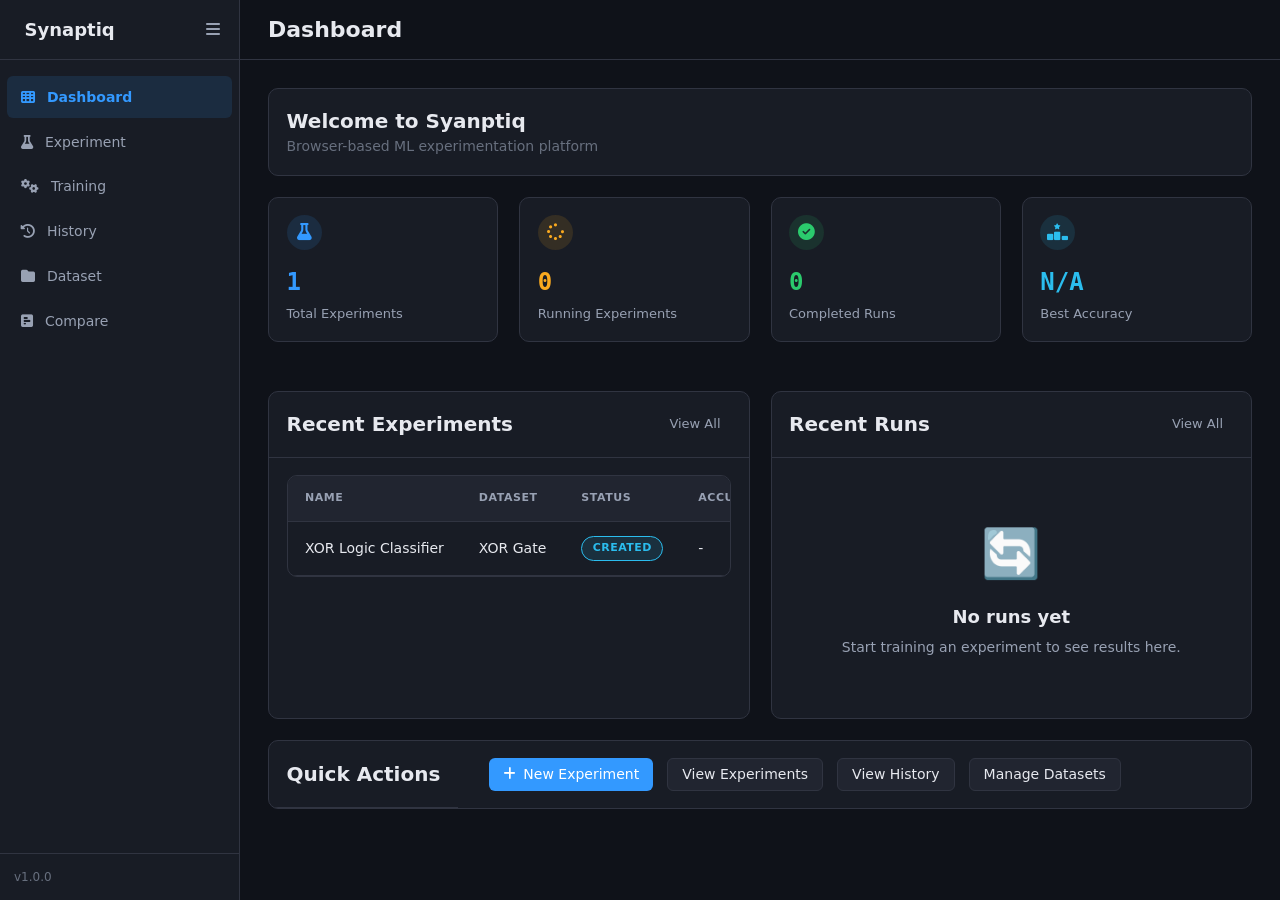
<file: index.html>
<!DOCTYPE html>
<html lang="en">
<head>
    <meta charset="UTF-8">
    <meta name="viewport" content="width=device-width, initial-scale=1.0">
    <meta name="description" content="Synaptiq">

    <link rel="stylesheet" href="https://cdnjs.cloudflare.com/ajax/libs/font-awesome/6.7.2/css/all.min.css">

    <link rel="stylesheet" href="css/index.css">
    <link rel="stylesheet" href="css/components.css">
    <title>Synaptiq</title>
</head>
<body>
    <div class="app-layout">
        <nav class="sidebar" id="sidebar">
            <div class="sidebar-header">
                <div class="sidebar-logo"><span class="logo-icon"></span>
                    <a class= "sidebar-logo" href="index.html">Synaptiq</a>
                </div>
                <button class="sidebar-toggle" id="sidebar-toggle" aria-label="Toggle sidebar">
                    <span class="toggle-icon"><i class="fa-solid fa-bars"></i></span>
                </button>
            </div>
            <ul class="sidebar-nav">
                <li class="nav-item nav-item--active">
                    <a href="index.html" class="nav-link"><span class="nav-icon"><i class="fa-solid fa-table-cells"></i></span>Dashboard</a>
                </li>
                <li class="nav-item">
                    <a href="experiment.html" class="nav-link"><span class="nav-icon"><i class="fa-solid fa-flask"></i></span>Experiment</a>
                </li>
                <li class="nav-item">
                    <a href="training.html" class="nav-link"><span class="nav-icon"><i class="fa-solid fa-gears"></i></span>Training</a>
                </li>
                <li class="nav-item">
                    <a href="history.html" class="nav-link"><span class="nav-icon"><i class="fa-solid fa-clock-rotate-left"></i></span>History</a>
                </li>
                <li class="nav-item">
                    <a href="dataset.html" class="nav-link"><span class="nav-icon"><i class="fa-solid fa-folder"></i></span>Dataset</a>
                </li>
                <li class="nav-item"><a href="comparison.html" class="nav-link"><span class="nav-icon">
                    <i class="fa-solid fa-square-poll-horizontal"></i></span>Compare</a>
                </li>
            </ul>
            <div class="sidebar-footer">
                <span class="sidebar-version">v1.0.0</span>
            </div>
        </nav>

        <main class="main-content">
            <header class="page-header">
                <div class="page-header-left">
                    <button class="sidebar-toggle-mobile" id="mobileSidebarToggle" aria-label="Open menu"><i class="fa-solid fa-bars"></i></button>
                    <h2 class="page-title">Dashboard</h2>
                </div>
                <div class="page-actions"></div>
            </header>
            <div class="page-body">
                <div class="welcome-banner card">
                    <div class="card-body">
                        <h3>Welcome to Syanptiq</h3>
                        <p class="text-muted">Browser-based ML experimentation platform</p>
                    </div>
                </div>

                <div class="dashboard-stats grid-4 mb-4">
                    <div class="stat-card stat-card--accent">
                        <div class="stat-card__icon"><i class="fa-solid fa-flask"></i></div>
                            <div>
                                <div class="stat-card__value" id="statTotalExperiments">-</div>
                                <div class="stat-card__label">Total Experiments</div>
                            </div>
                    </div>
                    

                    <div class="stat-card stat-card--warning">
                        <div class="stat-card__icon"><i class="fa-solid fa-spinner"></i></div>
                            <div>
                                <div class="stat-card__value" id="statRunningExperiments">-</div>
                                <div class="stat-card__label">Running Experiments</div>
                            </div>
                    </div>

                    <div class="stat-card stat-card--success">
                        <div class="stat-card__icon"><i class="fa-solid fa-circle-check"></i></div>
                            <div>
                                <div class="stat-card__value" id="statCompletedRuns">-</div>
                                <div class="stat-card__label">Completed Runs</div>
                            </div>
                    </div>

                    <div class="stat-card stat-card--info">
                        <div class="stat-card__icon"><i class="fa-solid fa-ranking-star"></i></div>
                            <div>
                                <div class="stat-card__value" id="statBestAccuracy">-</div>
                                <div class="stat-card__label">Best Accuracy</div>
                            </div>
                    </div>
                </div>
                <div class="dashboard-grid grid-2 mb-4">
                <div class="card recent-section">
                    <div class="card-header flex-between">
                    <h3>Recent Experiments</h3>
                    <a href="experiment.html" class="btn btn-sm btn-ghost">View All</a>
                    </div>
                    <div class="card-body">
                    <div id="recentExperiments"></div>
                    </div>
                </div>
                <div class="card recent-section">
                    <div class="card-header flex-between">
                    <h3>Recent Runs</h3>
                    <a href="history.html" class="btn btn-sm btn-ghost">View All</a>
                    </div>
                    <div class="card-body">
                    <div id="recentRuns"></div>
                    </div>
                </div>
                </div>

                <div class="card quick-actions">
                    <div class="card-header">
                        <h3>Quick Actions</h3>
                    </div>
                    <div class="card-body flex gap-2">
                        <a href="experiment.html?action=create" class="btn btn-primary"><i class="fa-solid fa-plus"></i> New Experiment</a>
                        <a href="experiment.html" class="btn btn-secondary">View Experiments</a>
                        <a href="history.html" class="btn btn-secondary">View History</a>
                        <a href="dataset.html" class="btn btn-secondary">Manage Datasets</a>
                    </div>
                </div>
            </div>
        </main>
    </div>
    <div id="toastContainer" class="toast-container"></div>
    <div id="modalContainer"></div>

    
    <script src="js/utils.js"></script>
    <script src="js/custom-promise.js"></script>
    <script src="js/state.js"></script>
    <script src="js/db.js"></script>
    <script src="js/storage.js"></script>
    <script src="js/api.js"></script>
    <script src="js/cache.js"></script>
    <script src="js/renderer.js"></script>
    <script src="js/app.js"></script>
    <script src="js/dashboard.js"></script>
</body>
</html>
</file>
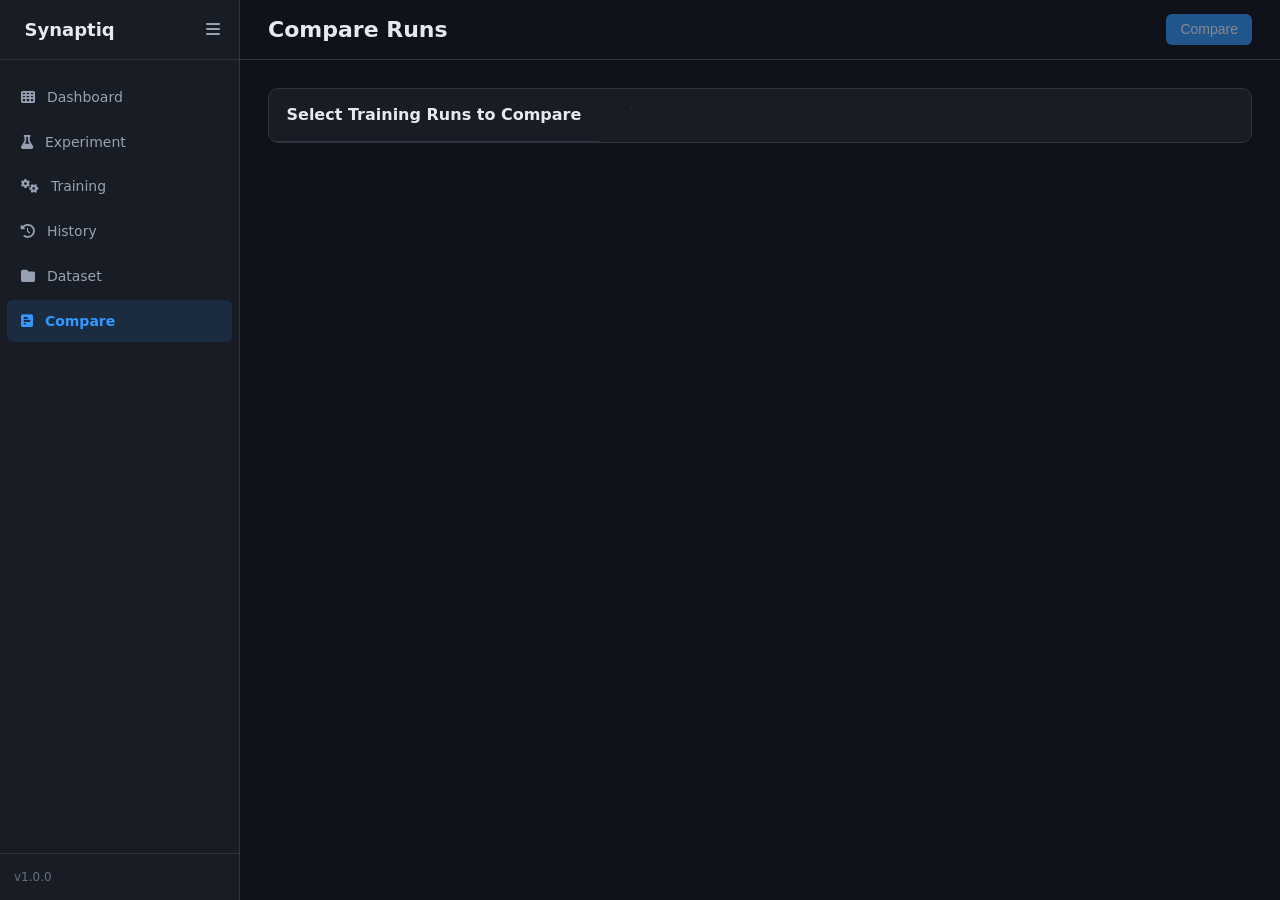
<file: comparision.html>
<!DOCTYPE html>
<html lang="en">
<head>
    <meta charset="UTF-8">
    <meta name="viewport" content="width=device-width, initial-scale=1.0">
    <meta name="description" content="Synaptiq">

    <link rel="stylesheet" href="https://cdnjs.cloudflare.com/ajax/libs/font-awesome/6.7.2/css/all.min.css">

    <link rel="stylesheet" href="css/index.css">
    <link rel="stylesheet" href="css/components.css">
    <link rel="stylesheet" href="css/comparision.css">
    <title>Synaptiq</title>
</head>
<body>
    <div class="app-layout">
        <nav class="sidebar" id="sidebar">
            <div class="sidebar-header">
                <div class="sidebar-logo"><span class="logo-icon"></span>
                    Synaptiq
                </div>
                <button class="sidebar-toggle" id="sidebar-toggle" aria-label="Toggle sidebar">
                    <span class="toggle-icon"><i class="fa-solid fa-bars"></i></span>
                </button>
            </div>
            <ul class="sidebar-nav">
                <li class="nav-item ">
                    <a href="index.html" class="nav-link"><span class="nav-icon"><i class="fa-solid fa-table-cells"></i></span>Dashboard</a>
                </li>
                <li class="nav-item">
                    <a href="experiment.html" class="nav-link"><span class="nav-icon"><i class="fa-solid fa-flask"></i></span>Experiment</a>
                </li>
                <li class="nav-item">
                    <a href="training.html" class="nav-link"><span class="nav-icon"><i class="fa-solid fa-gears"></i></span>Training</a>
                </li>
                <li class="nav-item">
                    <a href="history.html" class="nav-link"><span class="nav-icon"><i class="fa-solid fa-clock-rotate-left"></i></span>History</a>
                </li>
                <li class="nav-item">
                    <a href="dataset.html" class="nav-link"><span class="nav-icon"><i class="fa-solid fa-folder"></i></span>Dataset</a>
                </li>
                <li class="nav-item nav-item--active"><a href="compare.html" class="nav-link"><span class="nav-icon">
                    <i class="fa-solid fa-square-poll-horizontal"></i></span>Compare</a>
                </li>
            </ul>
            <div class="sidebar-footer">
                <span class="sidebar-version">v1.0.0</span>
            </div>
        </nav>

        <main class="main-content">
            <header class="page-header">
                <div class="page-header-left">
                    <button class="sidebar-toggle-mobile" id="mobileSidebarToggle" aria-label="Open menu"><i class="fa-solid fa-bars"></i></button>
                    <h2 class="page-title">Compare Runs</h2>
                </div>
                <div class="page-actions">
                    <button id="btnCompare" class="btn btn-primary" disabled>Compare</button>
                </div>
            </header>
            <div class="page-body">
                <div class="card comparison-selector">
                    <div class="card-header">
                        <h3 class="card-title">Select Training Runs to Compare</h3>
                    </div>
                    <div class="card-body">
                        <div id="runSelector" class="table-container">
                        <!-- js will render this //need to complete this -->
                        </div>
                    </div>
                </div>

                <div id="comparisonResults" class="hidden">
                    <div class="card">
                        <div class="card-header">
                            <h3 class="card-title">Metrics Comparison</h3>
                        </div>
                        <div class="card-body table-container">
                            <table id="comparisonTable" class="data-table comparison-table">
                                <!-- same here -->
                            </table>
                        </div>
                    </div>
                
                <div class="card">
                    <div class="card-header">
                        <h3 class="card-title">Charts Comparison</h3>
                    </div>
                    <div class="card-body comparison-charts" id="comparisonCharts">
                        <div style="flex: 1; min-width: 300px;">
                            <h4 style="margin-bottom: 1rem; font-size: 0.875rem; font-weight: 500;">Loss Comparison</h4>
                            <div class="chart-canvas-wrapper">
                                <canvas id="lossCompareChart"></canvas>
                            </div>
                        </div>
                        <div style="flex: 1; min-width: 300px;">
                            <h4 style="margin-bottom: 1rem; font-size: 0.875rem; font-weight: 500;">Accuracy Comparison</h4>
                            <div class="chart-canvas-wrapper">
                                <canvas id="accCompareChart"></canvas>
                            </div>
                        </div>
                    </div>
                </div>
            </div>
            </div>
        </main>
    </div>
    <div id="toastContainer" class="toast-container"></div>
    <div id="modalContainer"></div>
</body>
</html>
</file>
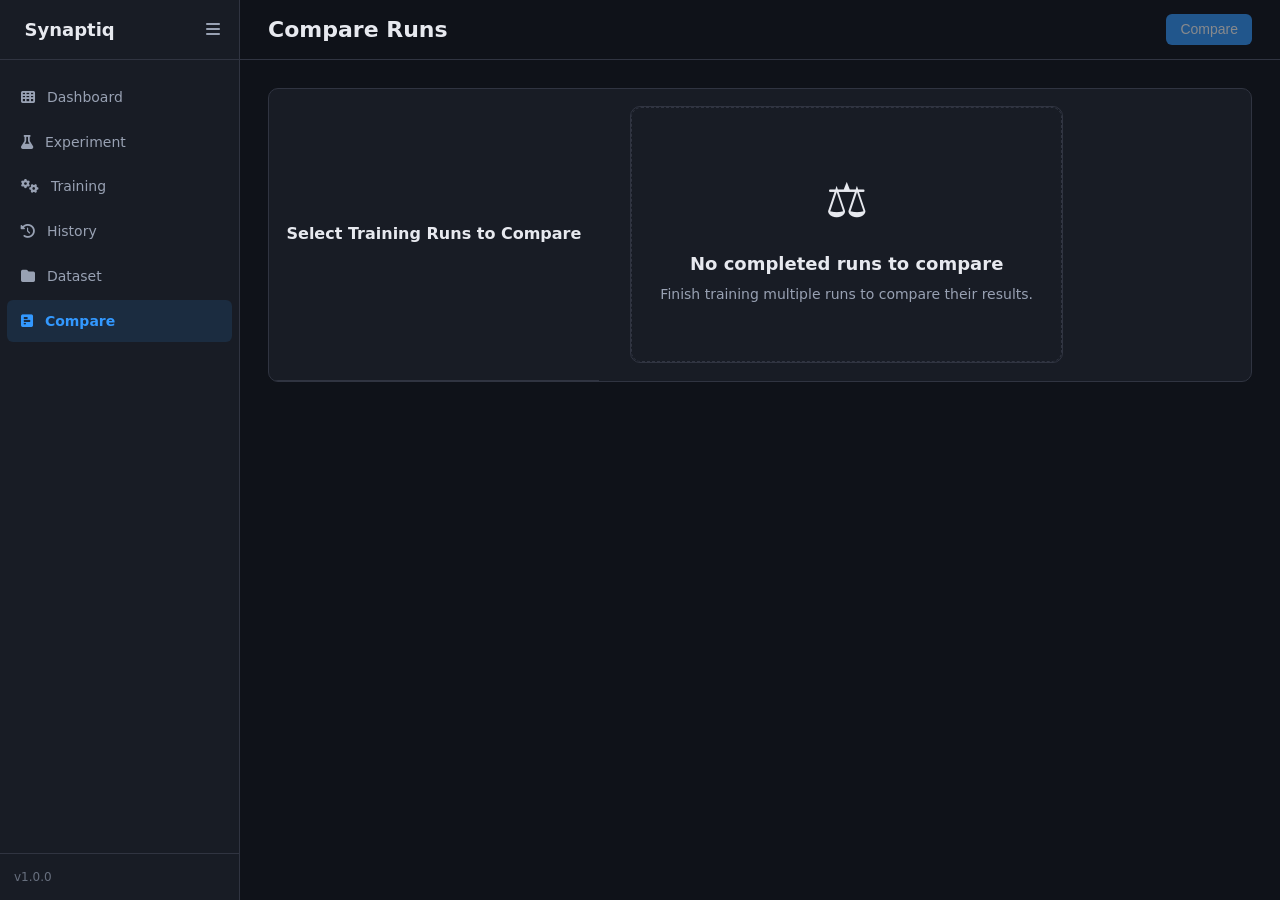
<file: comparison.html>
<!DOCTYPE html>
<html lang="en">
<head>
    <meta charset="UTF-8">
    <meta name="viewport" content="width=device-width, initial-scale=1.0">
    <meta name="description" content="Synaptiq">

    <link rel="stylesheet" href="https://cdnjs.cloudflare.com/ajax/libs/font-awesome/6.7.2/css/all.min.css">

    <link rel="stylesheet" href="css/index.css">
    <link rel="stylesheet" href="css/components.css">
    <link rel="stylesheet" href="css/comparision.css">
    <title>Synaptiq</title>
</head>
<body>
    <div class="app-layout">
        <nav class="sidebar" id="sidebar">
            <div class="sidebar-header">
                <div class="sidebar-logo"><span class="logo-icon"></span>
                    <a class= "sidebar-logo" href="index.html">Synaptiq</a>
                </div>
                <button class="sidebar-toggle" id="sidebar-toggle" aria-label="Toggle sidebar">
                    <span class="toggle-icon"><i class="fa-solid fa-bars"></i></span>
                </button>
            </div>
            <ul class="sidebar-nav">
                <li class="nav-item ">
                    <a href="index.html" class="nav-link"><span class="nav-icon"><i class="fa-solid fa-table-cells"></i></span>Dashboard</a>
                </li>
                <li class="nav-item">
                    <a href="experiment.html" class="nav-link"><span class="nav-icon"><i class="fa-solid fa-flask"></i></span>Experiment</a>
                </li>
                <li class="nav-item">
                    <a href="training.html" class="nav-link"><span class="nav-icon"><i class="fa-solid fa-gears"></i></span>Training</a>
                </li>
                <li class="nav-item">
                    <a href="history.html" class="nav-link"><span class="nav-icon"><i class="fa-solid fa-clock-rotate-left"></i></span>History</a>
                </li>
                <li class="nav-item">
                    <a href="dataset.html" class="nav-link"><span class="nav-icon"><i class="fa-solid fa-folder"></i></span>Dataset</a>
                </li>
                <li class="nav-item nav-item--active"><a href="comparison.html" class="nav-link"><span class="nav-icon">
                    <i class="fa-solid fa-square-poll-horizontal"></i></span>Compare</a>
                </li>
            </ul>
            <div class="sidebar-footer">
                <span class="sidebar-version">v1.0.0</span>
            </div>
        </nav>

        <main class="main-content">
            <header class="page-header">
                <div class="page-header-left">
                    <button class="sidebar-toggle-mobile" id="mobileSidebarToggle" aria-label="Open menu"><i class="fa-solid fa-bars"></i></button>
                    <h2 class="page-title">Compare Runs</h2>
                </div>
                <div class="page-actions">
                    <button id="btnCompare" class="btn btn-primary" disabled>Compare</button>
                </div>
            </header>
            <div class="page-body">
                <div class="card comparison-selector">
                    <div class="card-header">
                        <h3 class="card-title">Select Training Runs to Compare</h3>
                    </div>
                    <div class="card-body">
                        <div id="runSelector" class="table-container">
                        <!-- js will render this //need to complete this -->
                        </div>
                    </div>
                </div>

                <div id="comparisonResults" class="hidden">
                    <div class="card">
                        <div class="card-header">
                            <h3 class="card-title">Metrics Comparison</h3>
                        </div>
                        <div class="card-body table-container">
                            <table id="comparisonTable" class="data-table comparison-table">
                                <!-- same here -->
                            </table>
                        </div>
                    </div>
                
                <div class="card">
                    <div class="card-header">
                        <h3 class="card-title">Charts Comparison</h3>
                    </div>
                    <div class="card-body comparison-charts" id="comparisonCharts">
                        <div style="flex: 1; min-width: 300px;">
                            <h4 style="margin-bottom: 1rem; font-size: 0.875rem; font-weight: 500;">Loss Comparison</h4>
                            <div class="chart-canvas-wrapper">
                                <canvas id="lossCompareChart"></canvas>
                            </div>
                        </div>
                        <div style="flex: 1; min-width: 300px;">
                            <h4 style="margin-bottom: 1rem; font-size: 0.875rem; font-weight: 500;">Accuracy Comparison</h4>
                            <div class="chart-canvas-wrapper">
                                <canvas id="accCompareChart"></canvas>
                            </div>
                        </div>
                    </div>
                </div>
            </div>
            </div>
        </main>
    </div>
    <div id="toastContainer" class="toast-container"></div>
    <div id="modalContainer"></div>
    <script src="js/utils.js"></script>
    <script src="js/custom-promise.js"></script>
    <script src="js/state.js"></script>
    <script src="js/db.js"></script>
    <script src="js/storage.js"></script>
    <script src="js/api.js"></script>
    <script src="js/cache.js"></script>
    <script src="js/renderer.js"></script>
    <script src="js/app.js"></script>
    <script src="js/comparison.js"></script>
</body>
</html>
</file>
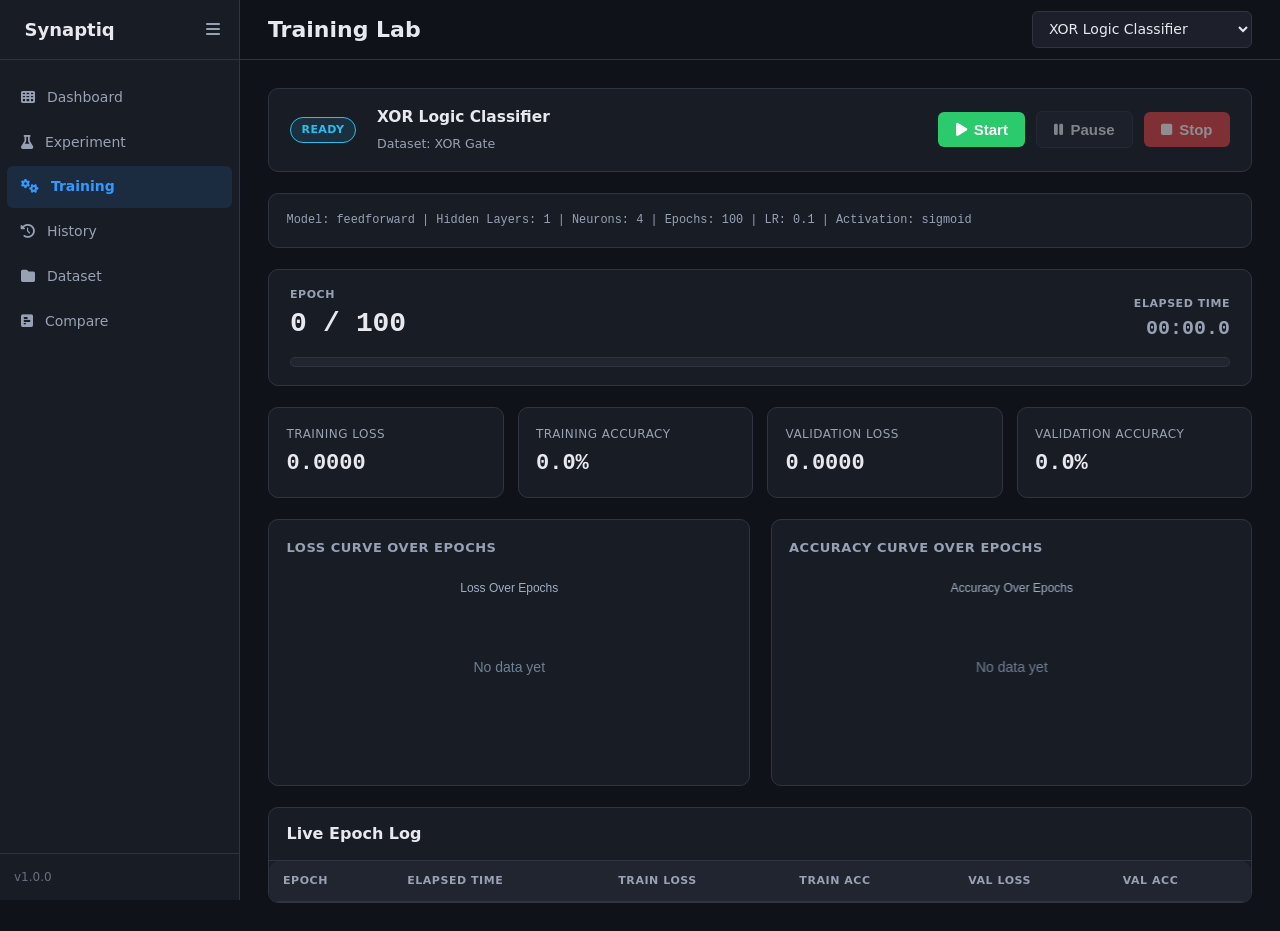
<file: training.html>
<!DOCTYPE html>
<html lang="en">
<head>
    <meta charset="UTF-8">
    <meta name="viewport" content="width=device-width, initial-scale=1.0">
    <meta name="description" content="Synaptiq">

    <link rel="stylesheet" href="https://cdnjs.cloudflare.com/ajax/libs/font-awesome/6.7.2/css/all.min.css">

    <link rel="stylesheet" href="css/index.css">
    <link rel="stylesheet" href="css/components.css">
    <link rel="stylesheet" href="css/training.css">
    <title>Synaptiq</title>
</head>
<body>
    <div class="app-layout">
        <nav class="sidebar" id="sidebar">
            <div class="sidebar-header">
                <div class="sidebar-logo"><span class="logo-icon"></span>
                    <a class= "sidebar-logo" href="index.html">Synaptiq</a>
                </div>
                <button class="sidebar-toggle" id="sidebar-toggle" aria-label="Toggle sidebar">
                    <span class="toggle-icon"><i class="fa-solid fa-bars"></i></span>
                </button>
            </div>
            <ul class="sidebar-nav">
                <li class="nav-item ">
                    <a href="index.html" class="nav-link"><span class="nav-icon"><i class="fa-solid fa-table-cells"></i></span>Dashboard</a>
                </li>
                <li class="nav-item">
                    <a href="experiment.html" class="nav-link"><span class="nav-icon"><i class="fa-solid fa-flask"></i></span>Experiment</a>
                </li>
                <li class="nav-item nav-item--active">
                    <a href="training.html" class="nav-link"><span class="nav-icon"><i class="fa-solid fa-gears"></i></span>Training</a>
                </li>
                <li class="nav-item">
                    <a href="history.html" class="nav-link"><span class="nav-icon"><i class="fa-solid fa-clock-rotate-left"></i></span>History</a>
                </li>
                <li class="nav-item">
                    <a href="dataset.html" class="nav-link"><span class="nav-icon"><i class="fa-solid fa-folder"></i></span>Dataset</a>
                </li>
                <li class="nav-item"><a href="comparison.html" class="nav-link"><span class="nav-icon">
                    <i class="fa-solid fa-square-poll-horizontal"></i></span>Compare</a>
                </li>
            </ul>
            <div class="sidebar-footer">
                <span class="sidebar-version">v1.0.0</span>
            </div>
        </nav>

        <main class="main-content">
            <header class="page-header">
                <div class="page-header-left">
                    <button class="sidebar-toggle-mobile" id="mobileSidebarToggle" aria-label="Open menu"><i class="fa-solid fa-bars"></i></button>
                    <h2 class="page-title">Training Lab</h2>
                </div>
                <div class="page-actions">
                    <select id="experimentSelect" class="form-select" style="min-width: 220px;">
                        <option value="">Select an Experiment</option>
                    </select>
                </div>
            </header>
            <div class="page-body">
                <div class="training-layout">
                    <div class="training-header-card">
                        <div class="training-info-block">
                            <span id="trainingStatusDisplay" class="status-chip status-chip--ready">Ready</span>
                            <div id="experimentInfo" class="hidden">
                                <h3 id="infoName" style="margin: 0 0 0.25rem 0; font-size: 1.1rem;">Experiment Name</h3>
                                <span id="infoDataset" style="color: var(--text-secondary); font-size: 0.9rem;">Dataset: -</span>
                            </div>
                        </div>
                        <div class="training-controls">
                            <button id="btnStart" class="btn btn-success control-btn" disabled><i class="fa-solid fa-play"></i> Start</button>
                            <button id="btnPause" class="btn btn-secondary control-btn" disabled><i class="fa-solid fa-pause"></i> Pause</button>
                            <button id="btnResume" class="btn btn-primary control-btn hidden"><i class="fa-solid fa-play"></i> Resume</button>
                            <button id="btnStop" class="btn btn-danger control-btn" disabled><i class="fa-solid fa-stop"></i> Stop</button>
                        </div>
                    </div>
                </div>

                <div id="infoConfigWrapper" class="card hidden">
                    <div class="card-body">
                        <div id="infoConfig" class="mono" style="font-size: 0.85rem; color: var(--text-secondary);"></div>
                    </div>
                </div>

                <div class="training-progress-card card">
                    <div class="epoch-counter-row">
                        <div class="epoch-counter-block">
                            <span class="epoch-counter-label">Epoch</span>
                            <div class="epoch-counter" id="epochDisplay">0 / 0</div>
                        </div>
                        <div class="training-timer-block">
                            <span class="training-timer-label">Elapsed Time</span>
                            <div class="training-timer" id="trainingTime">00:00.0</div>
                        </div>
                    </div>
                    <div class="progress-bar" id="progressBarContainer">
                        <div class="progress-bar__fill" id="progressBarFill" style="width: 0%;"></div>
                    </div>
                </div>

                <div class="training-metrics">
                    <div class="metric-item">
                        <span class="metric-label">Training Loss</span>
                        <div class="metric-value" id="metricLoss">0.0000</div>
                    </div>
                    <div class="metric-item">
                        <span class="metric-label">Training Accuracy</span>
                        <div class="metric-value" id="metricAccuracy">0.0%</div>
                    </div>
                    <div class="metric-item">
                        <span class="metric-label">Validation Loss</span>
                        <div class="metric-value" id="metricValLoss">0.0000</div>
                    </div>
                    <div class="metric-item">
                        <span class="metric-label">Validation Accuracy</span>
                        <div class="metric-value" id="metricValAccuracy">0.0%</div>
                    </div>
                </div>

                <div class="training-charts">
                    <div class="chart-container card">
                        <h4 class="chart-title">Loss Curve Over Epochs</h4>
                        <div class="chart-canvas-wrapper">
                            <canvas id="lossChart"></canvas>
                        </div>
                    </div>
                    <div class="chart-container card">
                        <h4 class="chart-title">Accuracy Curve Over Epochs</h4>
                        <div class="chart-canvas-wrapper">
                            <canvas id="accuracyChart"></canvas>
                        </div>
                    </div>
                </div>

                <div class="training-log card">
                    <div class="card-header">
                        <h4 class="card-title">Live Epoch Log</h4>
                    </div>
                    <div class="card-body" style="padding: 0;">
                        <div id="epochLog" class="table-container" style="border: none;">
                            <table class="data-table">
                            <thead>
                                <tr>
                                <th>Epoch</th>
                                <th>Elapsed Time</th>
                                <th>Train Loss</th>
                                <th>Train Acc</th>
                                <th>Val Loss</th>
                                <th>Val Acc</th>
                                </tr>
                            </thead>
                            <tbody id="epochLogBody"> <!--will populate with js-->
                            </tbody>
                            </table>
                        </div>
                    </div>
                </div>
            </div>
        </main>
    </div>
    <div id="toastContainer" class="toast-container"></div>
    <div id="modalContainer"></div>

    <script src="js/utils.js"></script>
    <script src="js/custom-promise.js"></script>
    <script src="js/state.js"></script>
    <script src="js/db.js"></script>
    <script src="js/storage.js"></script>
    <script src="js/api.js"></script>
    <script src="js/cache.js"></script>
    <script src="js/renderer.js"></script>
    <script src="js/app.js"></script>
    <script src="js/training.js"></script>
</body>
</html>
</file>
<file: css/index.css>
*, *::before, *::after {
  box-sizing: border-box;
  margin: 0;
  padding: 0;
  list-style: none;
}

@import url('https://fonts.googleapis.com/css2?family=Inter:wght@400;500;600;700&family=JetBrains+Mono:wght@400;500;600&display=swap');

:root {
  --bg-primary: hsl(225, 25%, 8%);
  --bg-secondary: hsl(225, 20%, 12%);
  --bg-tertiary: hsl(225, 18%, 16%);
  --bg-hover: hsl(225, 18%, 20%);
  --bg-input: hsl(225, 20%, 14%);
  --border-color: hsl(225, 15%, 22%);
  --border-light: hsl(225, 12%, 28%);
  --text-primary: hsl(220, 20%, 92%);
  --text-secondary: hsl(220, 15%, 65%);
  --text-muted: hsl(220, 10%, 45%);
  --accent: hsl(210, 100%, 60%);
  --accent-hover: hsl(210, 100%, 52%);
  --accent-subtle: hsla(210, 100%, 60%, 0.12);
  --success: hsl(145, 65%, 48%);
  --success-subtle: hsla(145, 65%, 48%, 0.12);
  --warning: hsl(38, 95%, 55%);
  --warning-subtle: hsla(38, 95%, 55%, 0.12);
  --error: hsl(0, 75%, 58%);
  --error-subtle: hsla(0, 75%, 58%, 0.12);
  --info: hsl(195, 85%, 55%);
  --info-subtle: hsla(195, 85%, 55%, 0.12);
  --purple: hsl(265, 70%, 62%);
  --purple-subtle: hsla(265, 70%, 62%, 0.12);
  
  --font-primary: 'Inter', system-ui, -apple-system, sans-serif;
  --font-mono: 'JetBrains Mono', 'Fira Code', 'Consolas', monospace;
  
  --radius-sm: 6px;
  --radius-md: 10px;
  --radius-lg: 14px;
  
  --transition-fast: 150ms ease;
  --transition-normal: 250ms ease;
  
  --shadow-sm: 0 1px 3px rgba(0,0,0,0.3);
  --shadow-md: 0 4px 12px rgba(0,0,0,0.4);
  
  --sidebar-width: 240px;
  --sidebar-collapsed-width: 68px;
}

html, body {
  user-select: none;
  background-color: var(--bg-primary);
  color: var(--text-primary);
  font-family: var(--font-primary);
  font-size: 14px;
  line-height: 1.5;
  -webkit-font-smoothing: antialiased;
  -moz-osx-font-smoothing: grayscale;
}
h1 { font-size: 32px; font-weight: 700; }
h2 { font-size: 24px; font-weight: 600; }
h3 { font-size: 20px; font-weight: 600; }
h4 { font-size: 16px; font-weight: 600; }
h5 { font-size: 14px; font-weight: 600; }
h6 { font-size: 12px; font-weight: 600; }

html{
  scroll-behavior: smooth;
}

.text-muted { color: var(--text-muted); }
.text-success { color: var(--success); }
.text-error { color: var(--error); }
.text-warning { color: var(--warning); }
.mono { font-family: var(--font-mono); }

.app-layout{
    display: flex;
    min-height: 100vh;
    min-width: 100%;
}

.sidebar{
    background-color: var(--bg-secondary);
    border-right: 1px solid var(--border-color);
    width: var(--sidebar-width);
    height: 100vh;
    position: fixed;
    top: 0;
    left: 0;
    display: flex;
    flex-direction: column;
    transition: width var(--transition-normal);
    z-index: 100;
}
.sidebar-header {
  height: 4.25rem;
  padding: 0 1rem;
  display: flex;
  align-items: center;
  justify-content: space-between;
  border-bottom: 1px solid var(--border-color);
}

.sidebar-logo {
  display: flex;
  align-items: center;
  gap: 0.75rem;
  font-weight: 700;
  font-size: 18px;
  color: var(--text-primary);
  text-decoration: none;
  white-space: nowrap;
}
.sidebar-logo .logo-icon {
  color: var(--accent);
  display: flex;
  align-items: center;
  justify-content: center;
  font-size: 20px;
}
.sidebar-toggle {
  background: transparent;
  border: none;
  color: var(--text-secondary);
  cursor: pointer;
  padding: 0.35rem;
  display: flex;
  align-items: center;
  justify-content: center;
  border-radius: var(--radius-sm);
  font-size: 16px;
  line-height: 1;
}
.sidebar-toggle:hover {
  color: var(--text-primary);
  background-color: var(--bg-hover);
}
.sidebar-nav {
  flex: 1;
  padding: 1rem 0;
  overflow-y: auto;
}

.sidebar-nav .nav-item {
  margin: 0.2rem 0.5rem;
}

.sidebar-nav a {
  display: flex;
  align-items: center;
  gap: 0.85rem;
  padding: 0.75rem 1rem;
  color: var(--text-secondary);
  text-decoration: none;
  font-weight: 500;
  border-radius: var(--radius-sm);
  transition: all var(--transition-fast);
  white-space: nowrap;
}

.sidebar-nav a:hover {
  color: var(--text-primary);
  background-color: var(--bg-hover);
}

.sidebar-nav .nav-item--active a,
.sidebar-nav a.active {
  background-color: var(--accent-subtle);
  color: var(--accent);
  font-weight: 600;
}

.sidebar-footer {
  padding: 1rem;
  border-top: 1px solid var(--border-color);
  display: flex;
  align-items: center;
  justify-content: space-between;
  font-size: 12px;
  color: var(--text-muted);
}

.sidebar--collapsed {
  width: var(--sidebar-collapsed-width);
}

.sidebar--collapsed .sidebar-logo,
.sidebar--collapsed .nav-text,
.sidebar--collapsed .sidebar-version {
  display: none !important;
}

.sidebar--collapsed .sidebar-header {
  justify-content: center;
  padding: 0 0.5rem;
}

.sidebar--collapsed .sidebar-footer {
  justify-content: center;
  padding: 1rem 0.5rem;
}

.sidebar--collapsed .sidebar-nav .nav-item {
  margin: 0.2rem 0.25rem;
}

.sidebar--collapsed .sidebar-nav a {
  justify-content: center;
  padding: 0.75rem 0;
}

.main-content {
  margin-left: var(--sidebar-width);
  flex: 1;
  min-width: 0;
  display: flex;
  flex-direction: column;
  min-height: 100vh;
  transition: margin-left var(--transition-normal);
}

.sidebar--collapsed ~ .main-content {
  margin-left: var(--sidebar-collapsed-width);
}

.page-header {
  height: 4.25rem;
  padding: 0 2rem;
  border-bottom: 1px solid var(--border-color);
  display: flex;
  align-items: center;
  justify-content: space-between;
  background-color: var(--bg-primary);
  position: sticky;
  top: 0;
  z-index: 10;
}
.page-header-left {
  display: flex;
  align-items: center;
  gap: 1rem;
}

.page-title {
  font-size: 22px;
  font-weight: 700;
  color: var(--text-primary);
  margin: 0;
}

.page-actions {
  display: flex;
  align-items: center;
  gap: 1rem;
}

.page-body {
  padding: 2rem;
  flex: 1;
  display: flex;
  flex-direction: column;
  gap: 1.5rem;
}
.dashboard-stats {
  display: grid;
  grid-template-columns: repeat(4, 1fr);
  gap: 1.5rem;
  margin-bottom: 2rem;
}

.dashboard-grid {
  display: grid;
  grid-template-columns: repeat(2, 1fr);
  gap: 1.5rem;
}

.recent-section {
  display: flex;
  flex-direction: column;
}

.recent-section .card-header {
  padding: 1.25rem;
}

.recent-section .data-table th,
.recent-section .data-table td {
  padding: 1rem 1.25rem;
}

.quick-actions {
  display: flex;
  flex-wrap: wrap;
  gap: 1rem;
  margin-bottom: 2rem;
}

.hidden {
    display: none !important;
}
.flex {
    display: flex;
}
.flex-between { 
    display: flex; justify-content: space-between; align-items: center;
}
.flex-end {
    display: flex; justify-content: flex-end; align-items: center;
}
.gap-1 {
    gap: 0.5rem;
}
.gap-2 {
    gap: 1rem;
}
.grid-2 {
    display: grid; grid-template-columns: repeat(2, 1fr); gap: 1.5rem;
}
.grid-3 {
    display: grid; grid-template-columns: repeat(3, 1fr); gap: 1.5rem;
}
.grid-4 {
    display: grid; grid-template-columns: repeat(4, 1fr); gap: 1.5rem;
}
</file>
<file: css/components.css>
.card {
  background-color: var(--bg-secondary);
  border: 1px solid var(--border-color);
  border-radius: var(--radius-md);
  overflow: hidden;
}

.card-header {
  padding: 1rem 1.25rem;
  border-bottom: 1px solid var(--border-color);
  display: flex;
  justify-content: space-between;
  align-items: center;
}

.card-title {
  font-size: 16px;
  font-weight: 600;
  color: var(--text-primary);
  margin: 0;
}

.card-body {
  padding: 1.25rem;
}

.card-footer {
  padding: 1rem 1.25rem;
  border-top: 1px solid var(--border-color);
  background-color: var(--bg-tertiary);
  display: flex;
  align-items: center;
}

.stat-card {
  background-color: var(--bg-secondary);
  border: 1px solid var(--border-color);
  border-radius: var(--radius-md);
  padding: 1.25rem;
  display: flex;
  flex-direction: column;
}

.stat-card__icon {
  width: 2.5rem;
  height: 2.5rem;
  border-radius: 50%;
  display: flex;
  align-items: center;
  justify-content: center;
  margin-bottom: 1rem;
  background-color: var(--bg-tertiary);
  font-size: 1.2rem;
}

.stat-card__value {
  font-size: 24px;
  font-family: var(--font-mono);
  font-weight: 700;
  color: var(--text-primary);
}

.stat-card__label {
  font-size: 13px;
  color: var(--text-secondary);
  margin-top: 0.25rem;
}


.stat-card--accent .stat-card__icon { background-color: var(--accent-subtle); color: var(--accent); }
.stat-card--accent .stat-card__value { color: var(--accent); }
.stat-card--success .stat-card__icon { background-color: var(--success-subtle); color: var(--success); }
.stat-card--success .stat-card__value { color: var(--success); }
.stat-card--warning .stat-card__icon { background-color: var(--warning-subtle); color: var(--warning); }
.stat-card--warning .stat-card__value { color: var(--warning); }
.stat-card--info .stat-card__icon { background-color: var(--info-subtle); color: var(--info); }
.stat-card--info .stat-card__value { color: var(--info); }

/* Mobile Sidebar Toggle Button */
.sidebar-toggle-mobile {
  display: none !important;
  background: var(--bg-tertiary);
  border: 1px solid var(--border-color);
  color: var(--text-primary);
  padding: 0.35rem 0.65rem;
  border-radius: var(--radius-sm);
  cursor: pointer;
  font-size: 16px;
  line-height: 1;
}

@media (max-width: 768px) {
  .sidebar-toggle-mobile {
    display: inline-flex !important;
    align-items: center;
    justify-content: center;
  }
}

.btn {
  display: inline-flex;
  align-items: center;
  justify-content: center;
  padding: 0.5rem 1rem;
  border-radius: var(--radius-sm);
  font-weight: 500;
  font-size: 14px;
  transition: all var(--transition-fast);
  cursor: pointer;
  border: none;
  text-decoration: none;
  gap: 0.5rem;
  line-height: 1.2;
}

.btn:disabled {
  opacity: 0.5;
  cursor: not-allowed;
}

.btn-primary {
  background-color: var(--accent);
  color: white;
}
.btn-primary:hover:not(:disabled) {
  background-color: var(--accent-hover);
}

.btn-secondary {
  background-color: var(--bg-tertiary);
  color: var(--text-primary);
  border: 1px solid var(--border-color);
}
.btn-secondary:hover:not(:disabled) {
  background-color: var(--bg-hover);
}

.btn-danger {
  background-color: var(--error);
  color: white;
}
.btn-danger:hover:not(:disabled) {
  opacity: 0.9;
}

.btn-success {
  background-color: var(--success);
  color: white;
}
.btn-success:hover:not(:disabled) {
  opacity: 0.9;
}

.btn-ghost {
  background-color: transparent;
  color: var(--text-secondary);
}
.btn-ghost:hover:not(:disabled) {
  background-color: var(--bg-hover);
  color: var(--text-primary);
}

.btn-sm {
  padding: 0.35rem 0.75rem;
  font-size: 13px;
}

.btn-lg {
  padding: 0.75rem 1.5rem;
  font-size: 16px;
}

.btn-icon {
  width: 36px;
  height: 36px;
  padding: 0;
  display: inline-flex;
  align-items: center;
  justify-content: center;
}


.form-group {
  margin-bottom: 1.25rem;
}

.form-label {
  display: block;
  font-size: 13px;
  font-weight: 500;
  color: var(--text-secondary);
  margin-bottom: 0.375rem;
}

.form-input, .form-select, .form-textarea {
  width: 100%;
  background-color: var(--bg-input);
  border: 1px solid var(--border-color);
  border-radius: var(--radius-sm);
  padding: 0.6rem 0.85rem;
  font-size: 14px;
  color: var(--text-primary);
  transition: all var(--transition-fast);
  font-family: inherit;
}

.form-input:focus, .form-select:focus, .form-textarea:focus {
  border-color: var(--accent);
  outline: none;
  box-shadow: 0 0 0 2px var(--accent-subtle);
}

.form-error {
  display: block;
  font-size: 12px;
  color: var(--error);
  margin-top: 0.25rem;
}

.form-help {
  display: block;
  font-size: 12px;
  color: var(--text-muted);
  margin-top: 0.25rem;
}

.form-row {
  display: grid;
  grid-template-columns: 1fr 1fr;
  gap: 1rem;
}

.data-table {
  width: 100%;
  border-collapse: collapse;
  font-size: 14px;
}

.data-table thead {
  background-color: var(--bg-tertiary);
  color: var(--text-secondary);
  font-size: 11px;
  text-transform: uppercase;
  font-weight: 600;
  letter-spacing: 0.05em;
}

.data-table th, .data-table td {
  padding: 0.85rem 1rem;
  text-align: left;
  border-bottom: 1px solid var(--border-color);
  white-space: nowrap;
}

.data-table tbody tr {
  transition: background-color var(--transition-fast);
}

.data-table tbody tr:hover {
  background-color: var(--bg-hover);
}

.table-container {
  overflow-x: auto;
  border: 1px solid var(--border-color);
  border-radius: var(--radius-md);
}

.status-chip {
  display: inline-flex;
  align-items: center;
  justify-content: center;
  padding: 0.25rem 0.75rem;
  border-radius: 999px;
  font-weight: 600;
  font-size: 11px;
  text-transform: uppercase;
  letter-spacing: 0.04em;
}

.status-chip--created { background-color: var(--info-subtle); color: var(--info); border: 1px solid var(--info); }
.status-chip--training { background-color: var(--accent-subtle); color: var(--accent); border: 1px solid var(--accent); animation: pulse 2s infinite; }
.status-chip--paused { background-color: var(--warning-subtle); color: var(--warning); border: 1px solid var(--warning); }
.status-chip--completed { background-color: var(--success-subtle); color: var(--success); border: 1px solid var(--success); }
.status-chip--stopped { background-color: var(--bg-tertiary); color: var(--text-muted); border: 1px solid var(--border-color); }
.status-chip--error { background-color: var(--error-subtle); color: var(--error); border: 1px solid var(--error); }
.status-chip--ready { background-color: var(--info-subtle); color: var(--info); border: 1px solid var(--info); }
.status-chip--running { background-color: var(--accent-subtle); color: var(--accent); border: 1px solid var(--accent); animation: pulse 2s infinite; }

.empty-state {
  text-align: center;
  padding: 3rem 1.5rem;
}
.empty-state__icon {
  font-size: 48px;
  display: inline-block;
}
.empty-state__title {
  font-size: 18px;
  font-weight: 600;
  margin-top: 1rem;
  color: var(--text-primary);
}
.empty-state__text {
  color: var(--text-secondary);
  margin-top: 0.5rem;
  max-width: 400px;
  margin-left: auto;
  margin-right: auto;
}
.empty-state__action {
  margin-top: 1.5rem;
}

.toast-container {
  position: fixed;
  top: 1.5rem;
  right: 1.5rem;
  z-index: 3000;
  display: flex;
  flex-direction: column;
  gap: 0.75rem;
}

.toast {
  background-color: var(--bg-secondary);
  border-left: 4px solid var(--accent);
  border-radius: var(--radius-md);
  padding: 0.85rem 1.25rem;
  box-shadow: var(--shadow-md);
  display: flex;
  align-items: center;
  justify-content: space-between;
  min-width: 300px;
  max-width: 420px;
  animation: slideIn 0.3s ease-out;
  border-top: 1px solid var(--border-color);
  border-right: 1px solid var(--border-color);
  border-bottom: 1px solid var(--border-color);
}

.toast--success { border-left-color: var(--success); }
.toast--error { border-left-color: var(--error); }
.toast--info { border-left-color: var(--info); }

.toast-close {
  background: transparent;
  border: none;
  color: var(--text-muted);
  cursor: pointer;
  padding: 0.25rem;
  font-size: 16px;
}

.modal-overlay {
  position: fixed;
  top: 0;
  left: 0;
  right: 0;
  bottom: 0;
  background-color: rgba(0, 0, 0, 0.75);
  backdrop-filter: blur(4px);
  z-index: 2000;
  display: flex;
  align-items: center;
  justify-content: center;
  padding: 1.5rem;
  overflow-y: auto;
  animation: fadeIn 0.2s ease-out;
}

.modal {
  background-color: var(--bg-secondary);
  border: 1px solid var(--border-color);
  border-radius: var(--radius-lg);
  max-width: 620px;
  width: 100%;
  max-height: 85vh;
  display: flex;
  flex-direction: column;
  box-shadow: 0 20px 25px -5px rgba(0, 0, 0, 0.5), 0 10px 10px -5px rgba(0, 0, 0, 0.4);
  animation: scaleIn 0.25s ease-out;
  position: relative;
  z-index: 2001;
  margin: auto;
  overflow: hidden;
}

.modal-header {
  display: flex;
  justify-content: space-between;
  align-items: center;
  padding: 1.25rem 1.5rem;
  border-bottom: 1px solid var(--border-color);
  background-color: var(--bg-secondary);
}

.modal-title {
  font-size: 18px;
  font-weight: 600;
  color: var(--text-primary);
  margin: 0;
}

.modal-close {
  background: transparent;
  border: none;
  color: var(--text-muted);
  cursor: pointer;
  font-size: 20px;
  line-height: 1;
}
.modal-close:hover {
  color: var(--text-primary);
}

.modal-body {
  padding: 1.5rem;
  overflow-y: auto;
  flex: 1;
}

.modal-footer {
  padding: 1rem 1.5rem;
  border-top: 1px solid var(--border-color);
  display: flex;
  justify-content: flex-end;
  gap: 0.75rem;
  background-color: var(--bg-tertiary);
}

/* Metrics & Charts */
.metric-grid {
  display: grid;
  grid-template-columns: repeat(auto-fit, minmax(180px, 1fr));
  gap: 1rem;
}

.metric-item {
  background-color: var(--bg-secondary);
  border: 1px solid var(--border-color);
  border-radius: var(--radius-md);
  padding: 1.25rem;
  display: flex;
  flex-direction: column;
  justify-content: center;
}

.metric-value {
  font-size: 22px;
  font-family: var(--font-mono);
  font-weight: 700;
  color: var(--text-primary);
  margin-top: 0.25rem;
}

.metric-label {
  font-size: 12px;
  color: var(--text-secondary);
  font-weight: 500;
  text-transform: uppercase;
  letter-spacing: 0.04em;
}

.chart-container {
  background-color: var(--bg-secondary);
  border: 1px solid var(--border-color);
  border-radius: var(--radius-md);
  padding: 1.25rem;
  display: flex;
  flex-direction: column;
}

.chart-title {
  font-size: 13px;
  color: var(--text-secondary);
  font-weight: 600;
  margin-bottom: 0.75rem;
  text-transform: uppercase;
  letter-spacing: 0.04em;
}

.chart-canvas-wrapper {
  position: relative;
  width: 100%;
  height: 200px;
  min-height: 200px;
  max-height: 200px;
  overflow: hidden;
}

.chart-canvas-wrapper canvas {
  position: absolute;
  top: 0;
  left: 0;
  width: 100% !important;
  height: 100% !important;
  display: block;
}

.progress-bar {
  background-color: var(--bg-tertiary);
  border-radius: 999px;
  height: 10px;
  overflow: hidden;
  border: 1px solid var(--border-color);
}

.progress-bar__fill {
  background-color: var(--accent);
  height: 100%;
  border-radius: 999px;
  transition: width 0.3s ease;
}

.nav-icon i {
    transition: transform 0.2s ease;
}

.nav-link:hover .nav-icon i {
    transform: scale(1.15);
}

.sidebar-nav .nav-link {
    position: relative;
    transition:
        background-color 0.25s ease,
        box-shadow 0.25s ease,
        color 0.25s ease;
}

.sidebar-nav .nav-link::before {
    content: "";
    position: absolute;
    left: 0;
    top: 50%;
    width: 3px;
    height: 0;
    background: var(--accent);
    border-radius: 3px;
    transform: translateY(-50%);
    transition: height 0.25s ease;
}

.sidebar-nav .nav-link:hover {
    background-color: var(--bg-hover);
    box-shadow: 0 0 12px var(--accent-subtle);
    color: var(--text-primary);
}

.sidebar-nav .nav-link:hover::before {
    height: 60%;
}

@keyframes spin {
  to { transform: rotate(360deg); }
}
@keyframes pulse {
  0% { opacity: 1; }
  50% { opacity: 0.6; }
  100% { opacity: 1; }
}
@keyframes fadeIn {
  from { opacity: 0; }
  to { opacity: 1; }
}
@keyframes slideIn {
  from { transform: translateX(100%); opacity: 0; }
  to { transform: translateX(0); opacity: 1; }
}
@keyframes scaleIn {
  from { transform: scale(0.95); opacity: 0; }
  to { transform: scale(1); opacity: 1; }
}
</file>
<file: css/comparision.css>
.comparison-selector {
  display: flex;
  flex-wrap: wrap;
  gap: 1rem;
  margin-bottom: 1.5rem;
}

.comparison-table {
  width: 100%;
  border: 1px solid var(--border-color);
}

.comparison-table th,
.comparison-table td {
  border: 1px solid var(--border-color);
}

.comparison-charts {
  margin-top: 1.5rem;
  display: grid;
  grid-template-columns: 1fr;
  gap: 1.5rem;
}

.run-checkbox {
  display: flex;
  align-items: center;
  gap: 0.5rem;
  cursor: pointer;
}

.comparison-empty {
  text-align: center;
  padding: 4rem 2rem;
  background-color: var(--bg-secondary);
  border: 1px dashed var(--border-color);
  border-radius: var(--radius-md);
}
</file>
<file: css/training.css>
.training-layout {
  display: flex;
  flex-direction: column;
  gap: 1.5rem;
}

.training-header-card {
  background-color: var(--bg-secondary);
  border: 1px solid var(--border-color);
  border-radius: var(--radius-md);
  padding: 1.25rem 1.5rem;
  display: flex;
  align-items: center;
  justify-content: space-between;
  flex-wrap: wrap;
  gap: 1rem;
}

.training-info-block {
  display: flex;
  align-items: center;
  gap: 1.5rem;
}

.training-controls {
  display: flex;
  align-items: center;
  gap: 0.75rem;
}

.control-btn {
  padding: 0.6rem 1.25rem;
  font-size: 15px;
  font-weight: 600;
}

.training-progress,
.training-progress-card {
  background-color: var(--bg-secondary);
  border: 1px solid var(--border-color);
  border-radius: var(--radius-md);
  padding: 1.25rem 1.5rem;
  box-sizing: border-box;
}

.epoch-counter-row {
  display: flex;
  justify-content: space-between;
  align-items: flex-end;
  margin-bottom: 1.25rem;
  gap: 1.5rem;
}

.epoch-counter-block {
  display: flex;
  flex-direction: column;
  min-width: 0;
}

.epoch-counter-label,
.training-timer-label {
  font-size: 11px;
  text-transform: uppercase;
  color: var(--text-secondary);
  font-weight: 600;
  letter-spacing: 0.05em;
  margin-bottom: 0.35rem;
}

.training-timer-label {
  text-align: right;
}

.epoch-counter {
  font-size: 28px;
  font-family: var(--font-mono);
  font-weight: 700;
  color: var(--text-primary);
  line-height: 1.1;
  letter-spacing: -0.01em;
}

.training-timer-block {
  display: flex;
  flex-direction: column;
  align-items: flex-end;
  text-align: right;
  min-width: 0;
}

.training-timer {
  font-size: 20px;
  font-family: var(--font-mono);
  font-weight: 600;
  color: var(--text-secondary);
  line-height: 1.1;
  text-align: right;
  white-space: nowrap;
}

.training-metrics {
  display: grid;
  grid-template-columns: repeat(4, 1fr);
  gap: 1rem;
}

.training-charts {
  display: grid;
  grid-template-columns: 1fr 1fr;
  gap: 1.5rem;
}

.training-log {
  background-color: var(--bg-secondary);
  border: 1px solid var(--border-color);
  border-radius: var(--radius-md);
  max-height: 320px;
  overflow-y: auto;
}
</file>
